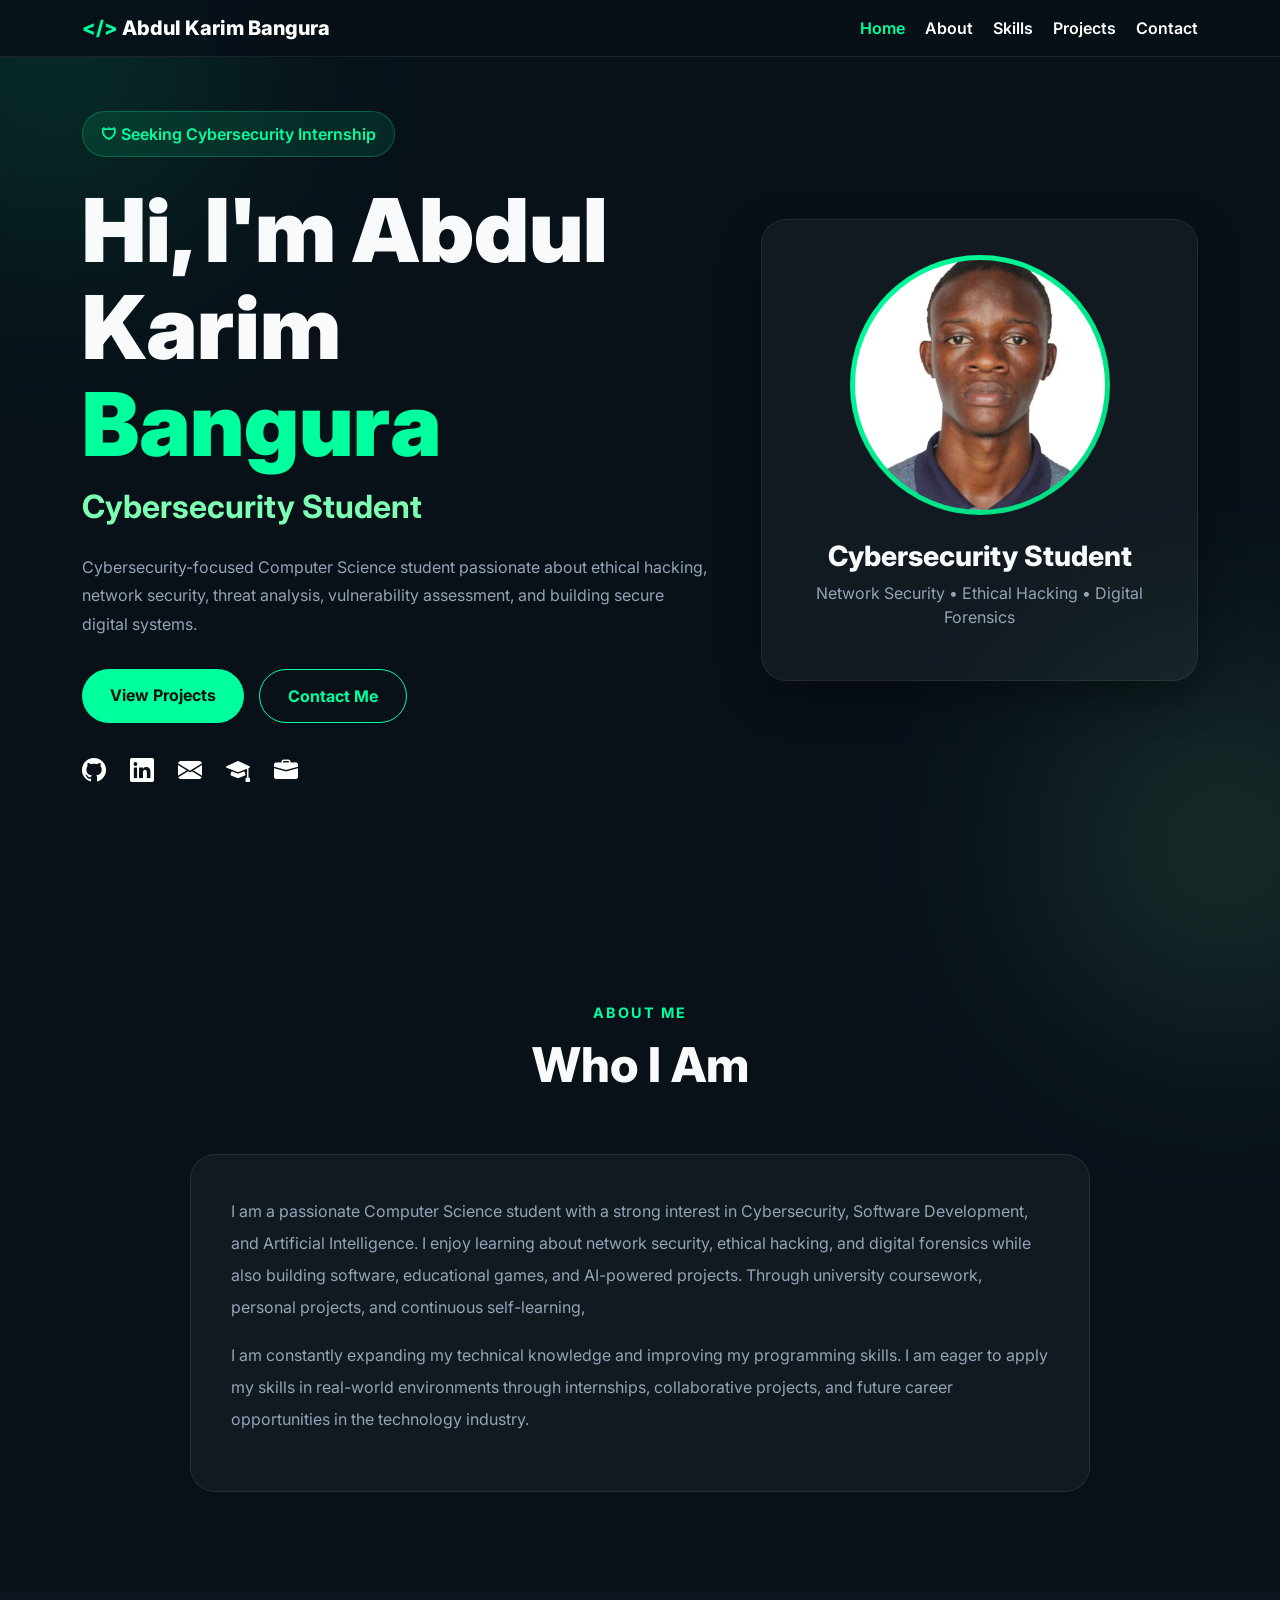
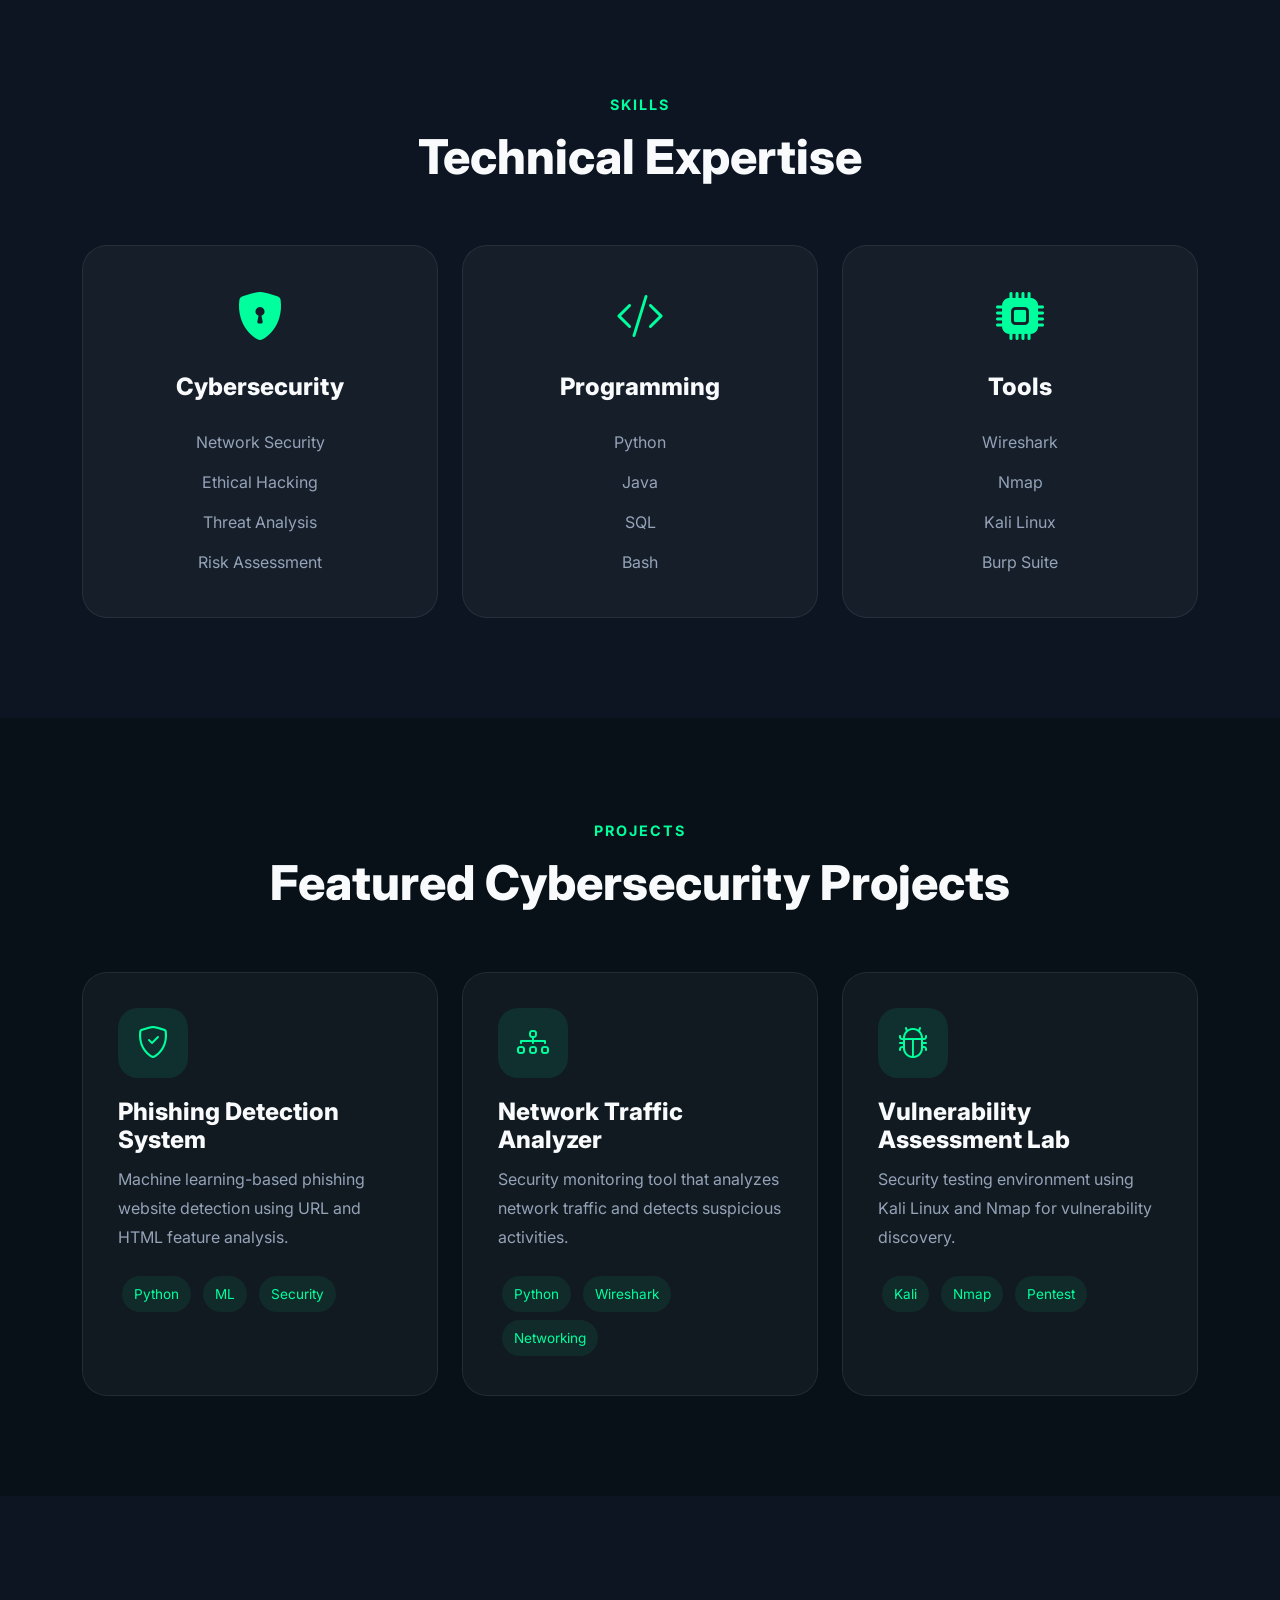
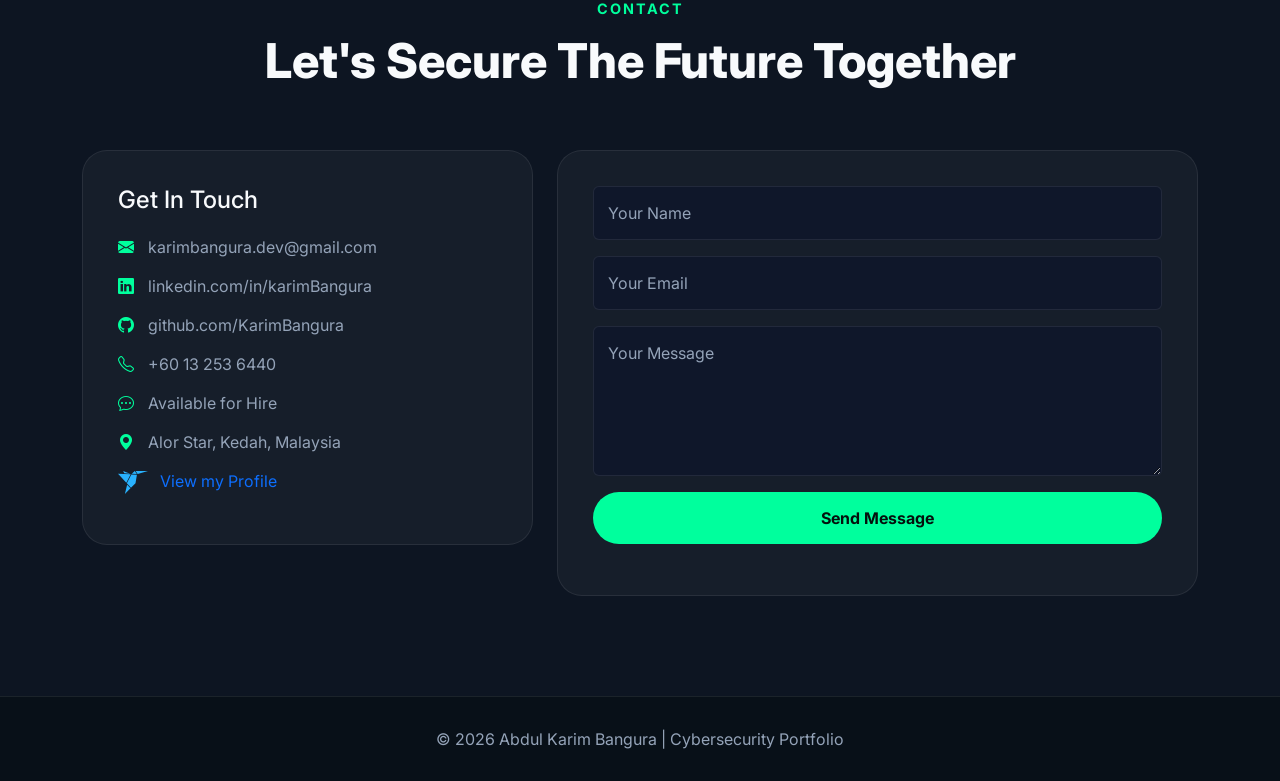
<file: index.html>
<!DOCTYPE html>
<html lang="en">

<head>
    <meta charset="UTF-8">
    <meta name="viewport" content="width=device-width, initial-scale=1.0">

    <title>Abdul Karim Bangura | Cybersecurity Portfolio</title>

    <meta name="description"
        content="Cybersecurity Student Portfolio - Abdul Karim Bangura">

    <link href="https://cdn.jsdelivr.net/npm/bootstrap@5.3.3/dist/css/bootstrap.min.css"
        rel="stylesheet">

    <link href="https://cdn.jsdelivr.net/npm/bootstrap-icons@1.11.3/font/bootstrap-icons.css"
        rel="stylesheet">

    <link rel="preconnect"
        href="https://fonts.googleapis.com">

    <link rel="preconnect"
        href="https://fonts.gstatic.com"
        crossorigin>

    <link href="https://fonts.googleapis.com/css2?family=Inter:wght@300;400;500;600;700;800;900&display=swap"
        rel="stylesheet">

    <link rel="stylesheet"
        href="css/style.css">
</head>

<body>

    <!-- NAVBAR -->

    <nav class="navbar navbar-expand-lg fixed-top cyber-nav">

        <div class="container">

            <a class="navbar-brand"
                href="#home">

                <span>&lt;/&gt;</span>
                Abdul Karim Bangura

            </a>

            <button class="navbar-toggler"
                type="button"
                data-bs-toggle="collapse"
                data-bs-target="#menu">

                <i class="bi bi-list"></i>

            </button>

            <div class="collapse navbar-collapse justify-content-end"
                id="menu">

                <a class="nav-link"
                    href="#home">Home</a>

                <a class="nav-link"
                    href="#about">About</a>

                <a class="nav-link"
                    href="#skills">Skills</a>

                <a class="nav-link"
                    href="#projects">Projects</a>

                <a class="nav-link"
                    href="#contact">Contact</a>

            </div>

        </div>

    </nav>

    <!-- HERO -->

    <section id="home"
        class="hero">

        <div class="hero-glow glow-1"></div>
        <div class="hero-glow glow-2"></div>

        <div class="container">

            <div class="row align-items-center min-vh-100 g-5">

                <!-- LEFT -->

                <div class="col-lg-7 reveal">

                    <div class="status-pill">

                        🛡 Seeking Cybersecurity Internship

                    </div>

                    <h1>

                        Hi, I'm Abdul Karim
                        <span>Bangura</span>

                    </h1>

                    <h2>

                        <span id="typing"></span>

                    </h2>

                    <p class="hero-text">

                        Cybersecurity-focused Computer Science student passionate
                        about ethical hacking, network security, threat analysis,
                        vulnerability assessment, and building secure digital systems.

                    </p>

                    <div class="hero-buttons">

                        <a href="#projects"
                            class="btn primary-btn">

                            View Projects

                        </a>

                        <a href="#contact"
                            class="btn secondary-btn">

                            Contact Me

                        </a>

                    </div>

                    <div class="social-links">

                        <a href="#">
                            <i class="bi bi-github"></i>
                        </a>

                        <a href="#">
                            <i class="bi bi-linkedin"></i>
                        </a>

                        <a href="#">
                            <i class="bi bi-envelope-fill"></i>
                        </a>

                        <a href="#">
                            <i class="bi bi-mortarboard-fill"></i>
                        </a>

                         <a href="#">
                            <i class="bi bi-briefcase-fill"></i>
                        </a>

                    </div>

                </div>

                <!-- RIGHT -->

                <div class="col-lg-5 reveal">

                    <div class="profile-card">

                        <div class="avatar-wrapper">

                            <img src="images/profile.jpg"
                                alt="Profile"
                                class="profile-image">

                        </div>

                        <div class="profile-info">

                            <h3>Cybersecurity Student</h3>

                            <p>
                                Network Security • Ethical Hacking • Digital Forensics
                            </p>

                        </div>

                    </div>

                </div>

            </div>

        </div>

    </section>

    <!-- ABOUT -->

    <section id="about"
        class="section">

        <div class="container">

            <div class="section-title reveal">

                <span>About Me</span>

                <h2>Who I Am</h2>

            </div>

            <div class="about-card reveal">

                <p>

                    I am a passionate Computer Science student with a strong interest in Cybersecurity, 
                    Software Development, and Artificial Intelligence. I enjoy learning about network security, 
                    ethical hacking, and digital forensics while also building software, educational games, 
                    and AI-powered projects. Through university coursework, personal projects, and continuous self-learning, 
                   

                </p>

                <p>

                    I am constantly expanding my technical knowledge and improving my programming skills.
                    I am eager to apply my skills in real-world environments through internships, 
                    collaborative projects, and future career opportunities in the technology industry.

                </p>

            </div>

        </div>

    </section>

    <!-- SKILLS -->

    <section id="skills"
        class="section dark-section">

        <div class="container">

            <div class="section-title reveal">

                <span>Skills</span>

                <h2>Technical Expertise</h2>

            </div>

            <div class="row g-4">

                <div class="col-lg-4 reveal">

                    <div class="skill-card">

                        <i class="bi bi-shield-lock-fill"></i>

                        <h4>Cybersecurity</h4>

                        <ul>

                            <li>Network Security</li>
                            <li>Ethical Hacking</li>
                            <li>Threat Analysis</li>
                            <li>Risk Assessment</li>

                        </ul>

                    </div>

                </div>

                <div class="col-lg-4 reveal">

                    <div class="skill-card">

                        <i class="bi bi-code-slash"></i>

                        <h4>Programming</h4>

                        <ul>

                            <li>Python</li>
                            <li>Java</li>
                            <li>SQL</li>
                            <li>Bash</li>

                        </ul>

                    </div>

                </div>

                <div class="col-lg-4 reveal">

                    <div class="skill-card">

                        <i class="bi bi-cpu-fill"></i>

                        <h4>Tools</h4>

                        <ul>

                            <li>Wireshark</li>
                            <li>Nmap</li>
                            <li>Kali Linux</li>
                            <li>Burp Suite</li>

                        </ul>

                    </div>

                </div>

            </div>

        </div>

    </section>

    <!-- PROJECTS -->

    <section id="projects"
        class="section">

        <div class="container">

            <div class="section-title reveal">

                <span>Projects</span>

                <h2>Featured Cybersecurity Projects</h2>

            </div>

            <div class="row g-4">

                <div class="col-lg-4 reveal">

                    <div class="project-card">

                        <div class="project-icon">

                            <i class="bi bi-shield-check"></i>

                        </div>

                        <h4>Phishing Detection System</h4>

                        <p>

                            Machine learning-based phishing website detection
                            using URL and HTML feature analysis.

                        </p>

                        <div class="tech-tags">

                            <span>Python</span>
                            <span>ML</span>
                            <span>Security</span>

                        </div>

                    </div>

                </div>

                <div class="col-lg-4 reveal">

                    <div class="project-card">

                        <div class="project-icon">

                            <i class="bi bi-diagram-3"></i>

                        </div>

                        <h4>Network Traffic Analyzer</h4>

                        <p>

                            Security monitoring tool that analyzes network
                            traffic and detects suspicious activities.

                        </p>

                        <div class="tech-tags">

                            <span>Python</span>
                            <span>Wireshark</span>
                            <span>Networking</span>

                        </div>

                    </div>

                </div>

                <div class="col-lg-4 reveal">

                    <div class="project-card">

                        <div class="project-icon">

                            <i class="bi bi-bug"></i>

                        </div>

                        <h4>Vulnerability Assessment Lab</h4>

                        <p>

                            Security testing environment using
                            Kali Linux and Nmap for vulnerability discovery.

                        </p>

                        <div class="tech-tags">

                            <span>Kali</span>
                            <span>Nmap</span>
                            <span>Pentest</span>

                        </div>

                    </div>

                </div>

            </div>

        </div>

    </section>

    <!-- CONTACT -->

    <section id="contact"
        class="section dark-section">

        <div class="container">

            <div class="section-title reveal">

                <span>Contact</span>

                <h2>Let's Secure The Future Together</h2>

            </div>

            <div class="row g-4">

                <div class="col-lg-5 reveal">

                    <div class="contact-info">

                        <h4>Get In Touch</h4>

                        <p>
                            <i class="bi bi-envelope-fill"></i>
                            karimbangura.dev@gmail.com
                        </p>

                        <p>
                            <i class="bi bi-linkedin"></i>
                            linkedin.com/in/karimBangura
                        </p>

                        <p>
                            <i class="bi bi-github"></i>
                            github.com/KarimBangura
                        </p>

                        <p>
                            <i class="bi bi-telephone"></i>
                             +60 13 253 6440
                        </p>

                        <p>
                            <i class="bi bi-chat-dots"></i> 
                            Available for Hire
                        </p>
                        
                        <p>
                            <i class="bi bi-geo-alt-fill"></i>
                            Alor Star, Kedah, Malaysia
                        </p>

                        <p>
                             <img src="freelancer-icon.svg" alt="Freelancer Logo" style="width: 30px; vertical-align: middle; margin-right: 8px;">
                             <a href="https://www.freelancer.com/u/karimbangura7">View my Profile</a>
                        </p>

                    </div>

                </div>

                <div class="col-lg-7 reveal">

                    <form class="contact-form"
                        onsubmit="sendMessage(event)">

                        <input type="text"
                            class="form-control mb-3"
                            placeholder="Your Name"
                            required>

                        <input type="email"
                            class="form-control mb-3"
                            placeholder="Your Email"
                            required>

                        <textarea class="form-control mb-3"
                            rows="5"
                            placeholder="Your Message"
                            required></textarea>

                        <button class="btn primary-btn w-100">

                            Send Message

                        </button>

                        <p id="formMessage"
                            class="mt-3"></p>

                    </form>

                </div>

            </div>

        </div>

    </section>

    <!-- FOOTER -->

    <footer>

        <p>

            © 2026 Abdul Karim Bangura |
            Cybersecurity Portfolio

        </p>

    </footer>

    <button id="topBtn">

        <i class="bi bi-arrow-up"></i>

    </button>

    <script src="https://cdn.jsdelivr.net/npm/bootstrap@5.3.3/dist/js/bootstrap.bundle.min.js"></script>

    <script src="js/script.js"></script>

</body>

</html>
</file>
<file: css/style.css>
/* ==========================================
   MODERN CYBERSECURITY PORTFOLIO
   Abdalfatah Salhab
========================================== */

:root{
    --bg:#081018;
    --surface:#111827;
    --card:#162033;

    --primary:#00ff9d;
    --secondary:#00d97f;
    --accent:#7dffb3;

    --text:#f8fafc;
    --muted:#94a3b8;

    --border:rgba(255,255,255,0.08);

    --shadow:0 15px 40px rgba(0,0,0,0.35);
}

*{
    margin:0;
    padding:0;
    box-sizing:border-box;
}

html{
    scroll-behavior:smooth;
}

body{
    font-family:'Inter',sans-serif;
    background:var(--bg);
    color:var(--text);
    overflow-x:hidden;
}

/* ==========================================
   GENERAL
========================================== */

.section{
    padding:100px 0;
}

.dark-section{
    background:#0d1522;
}

a{
    text-decoration:none;
}

ul{
    list-style:none;
    margin:0;
    padding:0;
}

/* ==========================================
   NAVBAR
========================================== */

.cyber-nav{
    background:rgba(8,16,24,0.9);
    backdrop-filter:blur(15px);
    border-bottom:1px solid var(--border);
}

.navbar-brand{
    color:white !important;
    font-weight:800;
}

.navbar-brand span{
    color:var(--primary);
}

.nav-link{
    color:white !important;
    margin-left:20px;
    font-weight:600;
    transition:.3s;
}

.nav-link:hover{
    color:var(--primary) !important;
}

.active-link{
    color:var(--primary) !important;
}

/* ==========================================
   HERO
========================================== */

.hero{
    min-height:100vh;
    display:flex;
    align-items:center;
    position:relative;
}

.hero h1{
    font-size:clamp(3rem,8vw,5.5rem);
    font-weight:900;
    line-height:1.1;
}

.hero h1 span{
    color:var(--primary);
}

.hero h2{
    margin-top:15px;
    color:var(--accent);
    min-height:40px;
    font-weight:700;
}

.hero-text{
    color:var(--muted);
    line-height:1.8;
    margin-top:25px;
    max-width:650px;
}

.status-pill{
    display:inline-block;
    padding:10px 18px;
    border-radius:30px;
    background:rgba(0,255,157,.1);
    color:var(--primary);
    border:1px solid rgba(0,255,157,.25);
    margin-bottom:25px;
    font-weight:600;
}

/* ==========================================
   BUTTONS
========================================== */

.hero-buttons{
    margin-top:30px;
    display:flex;
    gap:15px;
    flex-wrap:wrap;
}

.primary-btn{
    background:var(--primary);
    color:#04110d;
    padding:14px 28px;
    border-radius:40px;
    font-weight:700;
    border:none;
    transition:.3s;
}

.primary-btn:hover{
    transform:translateY(-3px);
}

.secondary-btn{
    border:1px solid var(--primary);
    color:var(--primary);
    padding:14px 28px;
    border-radius:40px;
    font-weight:700;
    transition:.3s;
}

.secondary-btn:hover{
    background:var(--primary);
    color:#04110d;
}

/* ==========================================
   SOCIAL LINKS
========================================== */

.social-links{
    margin-top:30px;
}

.social-links a{
    color:white;
    font-size:1.5rem;
    margin-right:18px;
    transition:.3s;
}

.social-links a:hover{
    color:var(--primary);
}

/* ==========================================
   PROFILE CARD
========================================== */

.profile-card{
    background:rgba(255,255,255,.04);
    border:1px solid var(--border);
    border-radius:25px;
    padding:35px;
    text-align:center;
    box-shadow:var(--shadow);
}

.avatar-wrapper{
    width:260px;
    height:260px;
    margin:auto;
    border-radius:50%;
    padding:5px;
    background:linear-gradient(
        135deg,
        var(--primary),
        var(--secondary)
    );
}

.profile-image{
    width:100%;
    height:100%;
    border-radius:50%;
    object-fit:cover;
}

.profile-info h3{
    margin-top:25px;
    font-weight:800;
}

.profile-info p{
    color:var(--muted);
}

/* ==========================================
   SECTION TITLES
========================================== */

.section-title{
    text-align:center;
    margin-bottom:60px;
}

.section-title span{
    color:var(--primary);
    text-transform:uppercase;
    letter-spacing:2px;
    font-size:.9rem;
    font-weight:700;
}

.section-title h2{
    margin-top:12px;
    font-size:clamp(2rem,5vw,3rem);
    font-weight:800;
}

/* ==========================================
   ABOUT
========================================== */

.about-card{
    background:rgba(255,255,255,.04);
    border:1px solid var(--border);
    border-radius:25px;
    padding:40px;
    max-width:900px;
    margin:auto;
}

.about-card p{
    color:var(--muted);
    line-height:2;
}

/* ==========================================
   SKILLS
========================================== */

.skill-card{
    background:rgba(255,255,255,.04);
    border:1px solid var(--border);
    border-radius:25px;
    padding:35px;
    text-align:center;
    height:100%;
    transition:.3s;
}

.skill-card:hover{
    transform:translateY(-8px);
}

.skill-card i{
    font-size:3rem;
    color:var(--primary);
}

.skill-card h4{
    margin:20px 0;
    font-weight:800;
}

.skill-card li{
    color:var(--muted);
    padding:8px 0;
}

/* ==========================================
   PROJECTS
========================================== */

.project-card{
    background:rgba(255,255,255,.04);
    border:1px solid var(--border);
    border-radius:25px;
    padding:35px;
    height:100%;
    transition:.3s;
}

.project-card:hover{
    transform:translateY(-8px);
}

.project-icon{
    width:70px;
    height:70px;
    border-radius:20px;
    background:rgba(0,255,157,.1);
    display:flex;
    align-items:center;
    justify-content:center;
    margin-bottom:20px;
}

.project-icon i{
    color:var(--primary);
    font-size:2rem;
}

.project-card h4{
    font-weight:800;
}

.project-card p{
    color:var(--muted);
    line-height:1.8;
    margin-top:10px;
}

.tech-tags{
    margin-top:20px;
}

.tech-tags span{
    display:inline-block;
    margin:4px;
    padding:8px 12px;
    border-radius:20px;
    background:rgba(0,255,157,.08);
    color:var(--primary);
    font-size:.85rem;
}

/* ==========================================
   CONTACT
========================================== */

.contact-info,
.contact-form{
    background:rgba(255,255,255,.04);
    border:1px solid var(--border);
    border-radius:25px;
    padding:35px;
}

.contact-info h4{
    margin-bottom:20px;
}

.contact-info p{
    color:var(--muted);
    margin-bottom:15px;
}

.contact-info i{
    color:var(--primary);
    margin-right:10px;
}

.form-control{
    background:#0f172a;
    border:1px solid var(--border);
    color:white;
    padding:14px;
}

.form-control::placeholder{
    color:#94a3b8;
}

.form-control:focus{
    background:#0f172a;
    color:white;
    border-color:var(--primary);
    box-shadow:none;
}

/* ==========================================
   FOOTER
========================================== */

footer{
    text-align:center;
    padding:30px;
    border-top:1px solid var(--border);
}

footer p{
    color:var(--muted);
    margin:0;
}

/* ==========================================
   REVEAL
========================================== */

.reveal{
    opacity:0;
    transform:translateY(40px);
    transition:.8s ease;
}

.reveal.active{
    opacity:1;
    transform:translateY(0);
}

/* ==========================================
   GLOW EFFECTS
========================================== */

.hero-glow{
    position:absolute;
    width:350px;
    height:350px;
    border-radius:50%;
    filter:blur(120px);
    opacity:.15;
}

.glow-1{
    background:var(--primary);
    top:-120px;
    left:-120px;
}

.glow-2{
    background:var(--accent);
    right:-120px;
    bottom:-120px;
}

/* ==========================================
   TOP BUTTON
========================================== */

#topBtn{
    position:fixed;
    right:25px;
    bottom:25px;
    width:50px;
    height:50px;
    border:none;
    border-radius:50%;
    background:var(--primary);
    color:#04110d;
    display:none;
    z-index:999;
}

/* ==========================================
   MOBILE
========================================== */

@media(max-width:991px){

    .hero{
        text-align:center;
        padding-top:100px;
    }

    .hero-buttons{
        justify-content:center;
    }

    .social-links{
        text-align:center;
    }

    .profile-card{
        margin-top:40px;
    }
}

@media(max-width:768px){

    .section{
        padding:80px 0;
    }

    .avatar-wrapper{
        width:220px;
        height:220px;
    }

    .section-title h2{
        font-size:2rem;
    }
}
</file>
